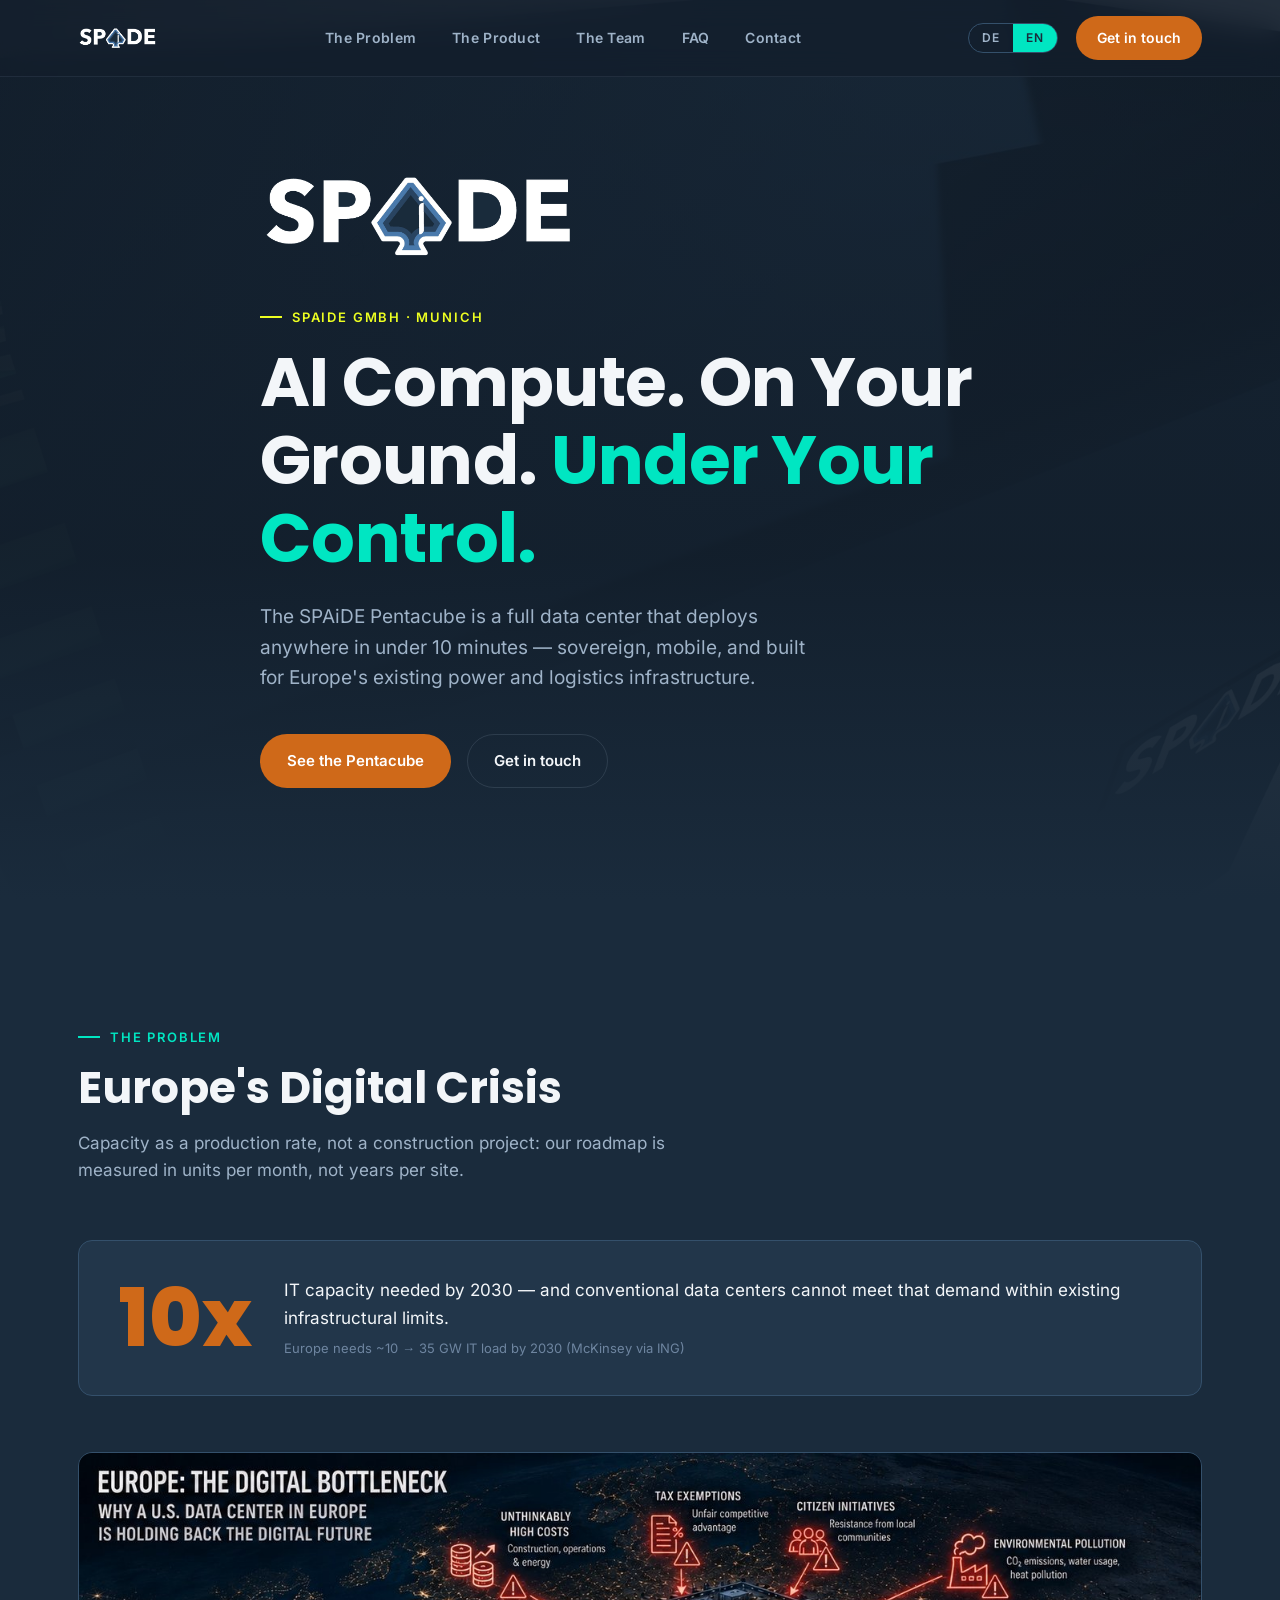
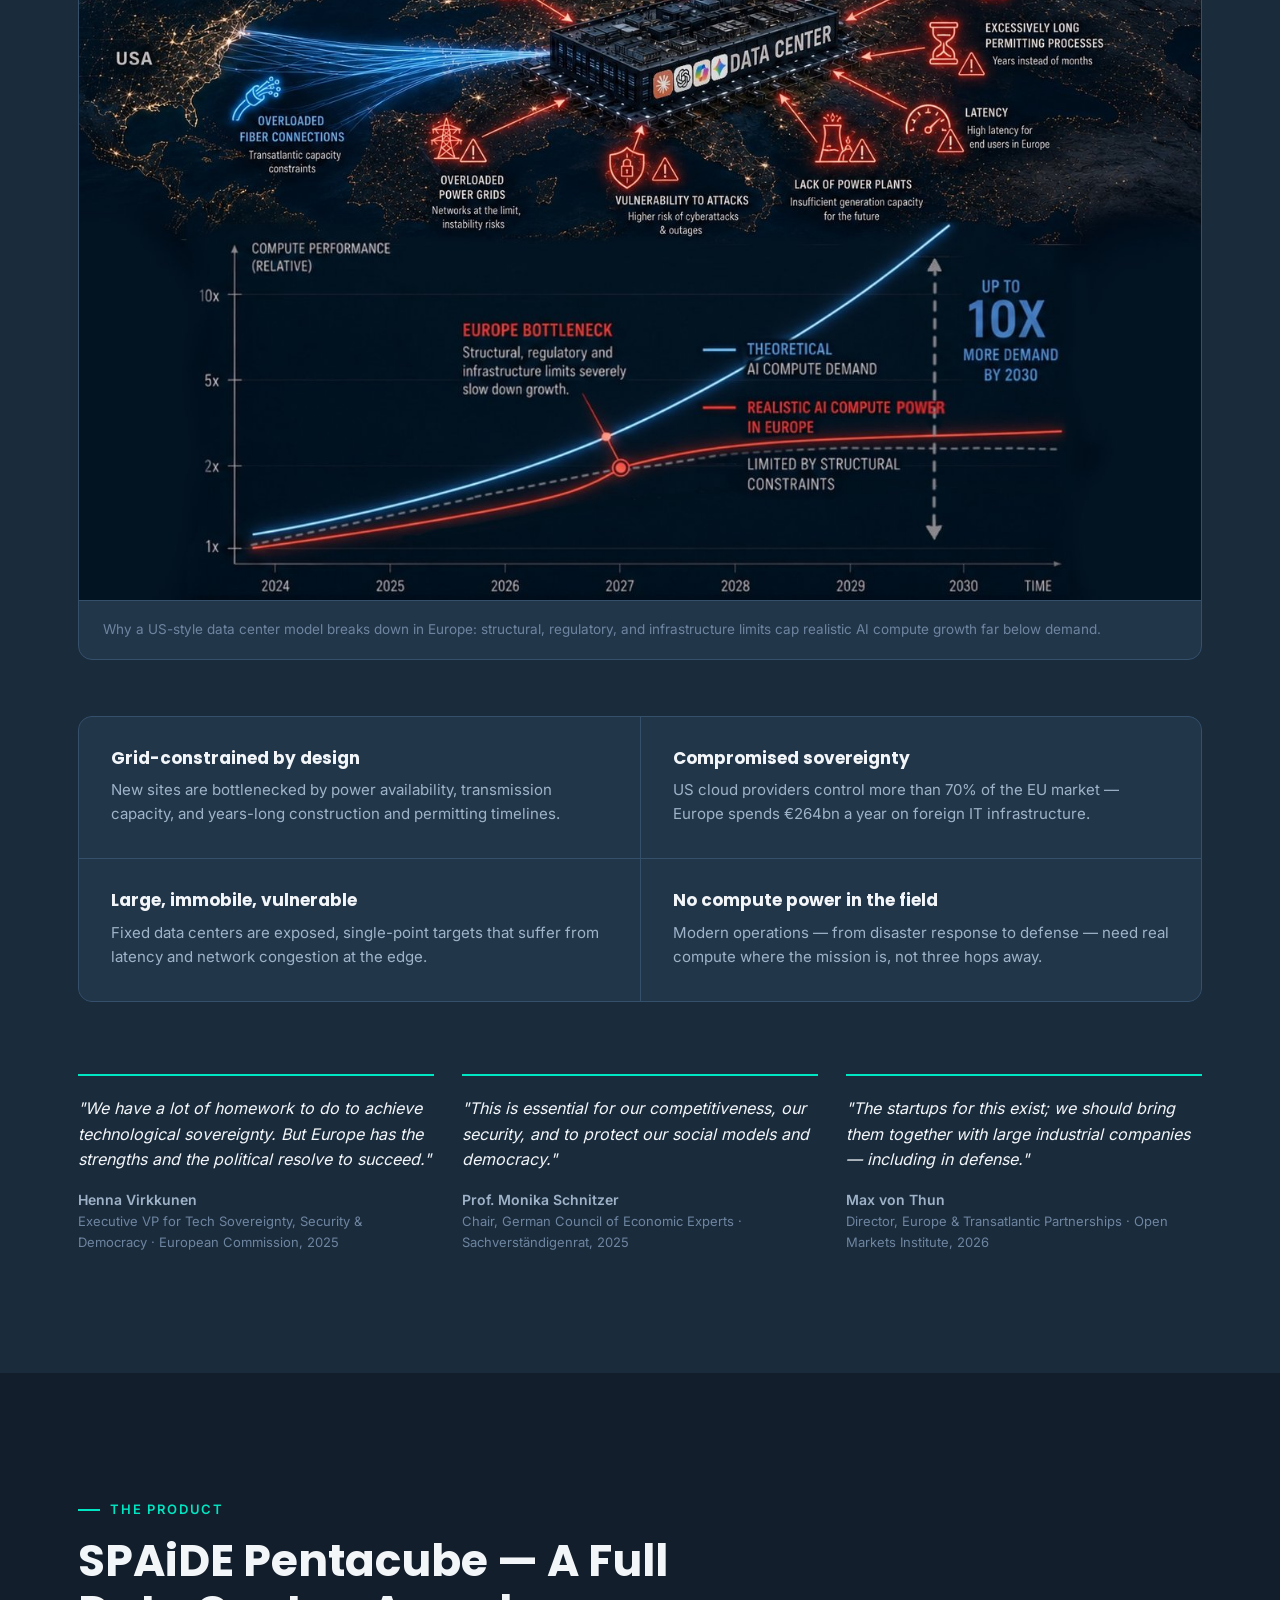
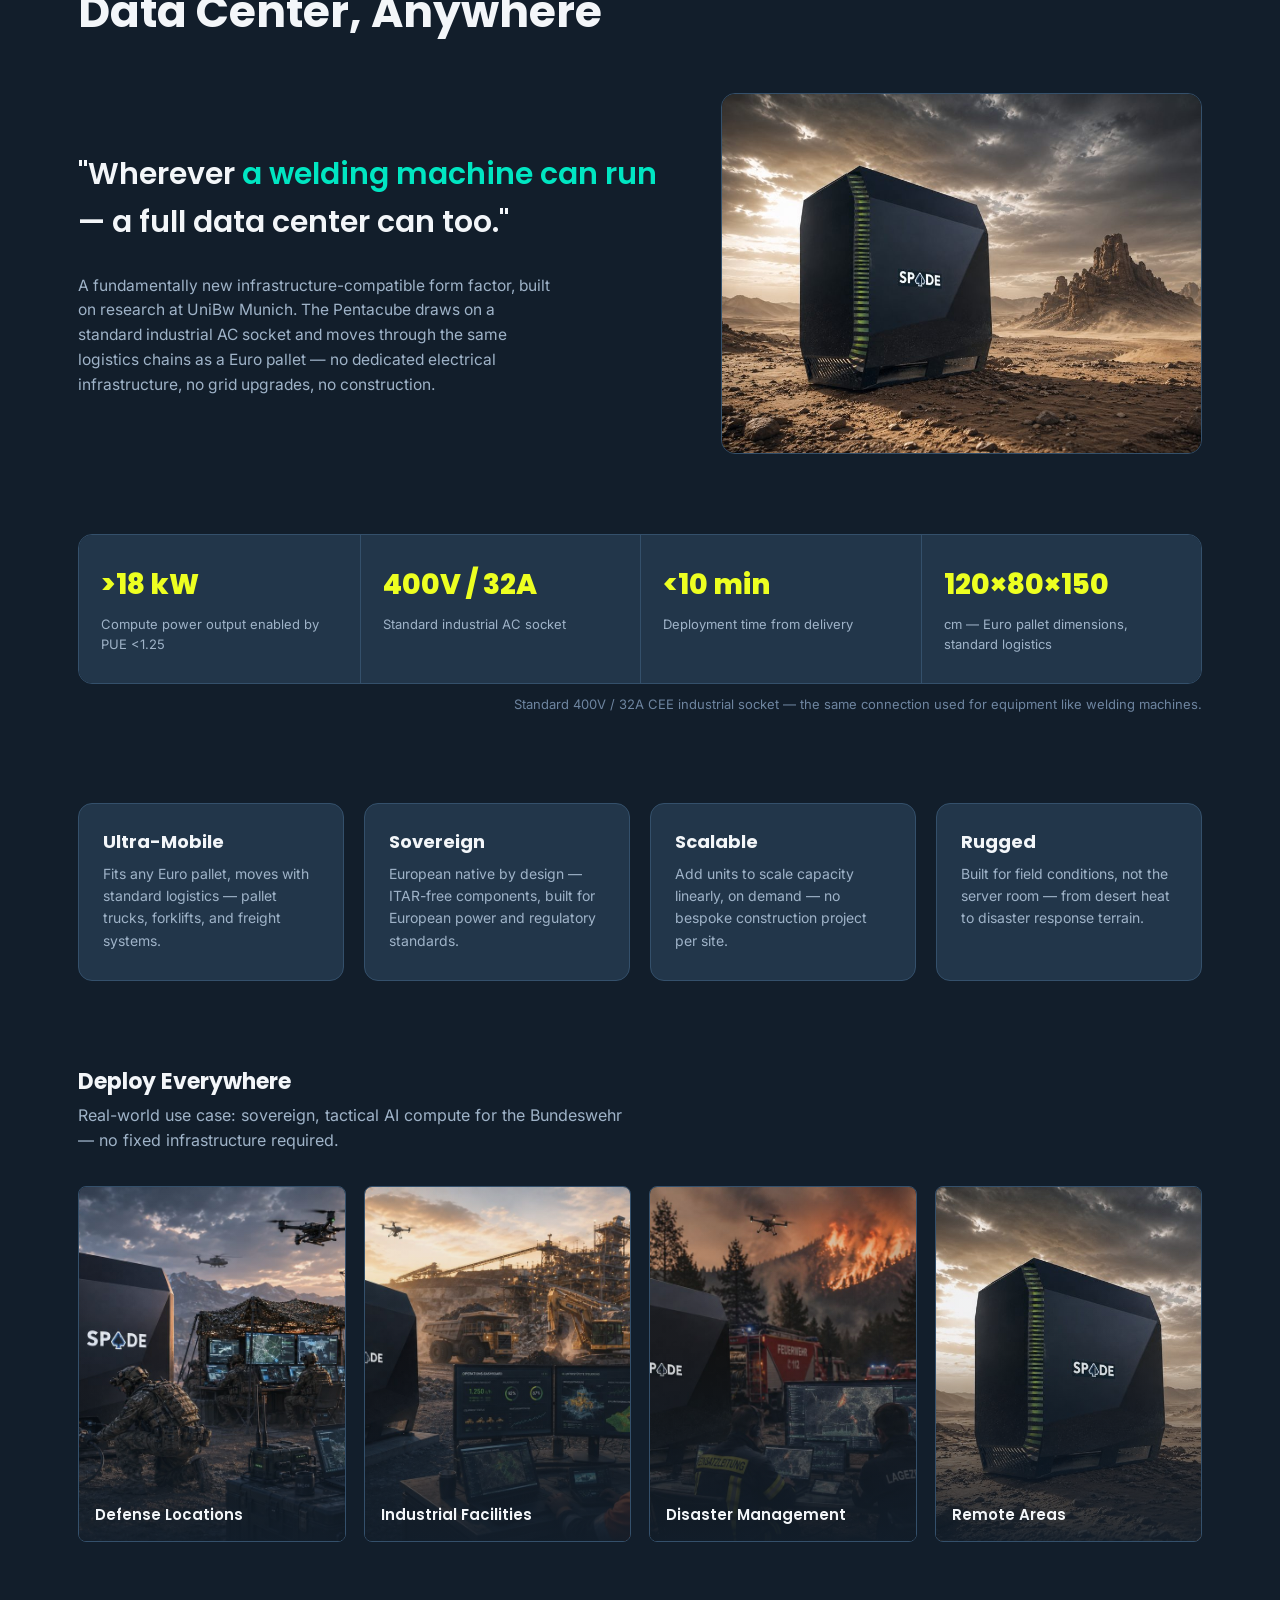
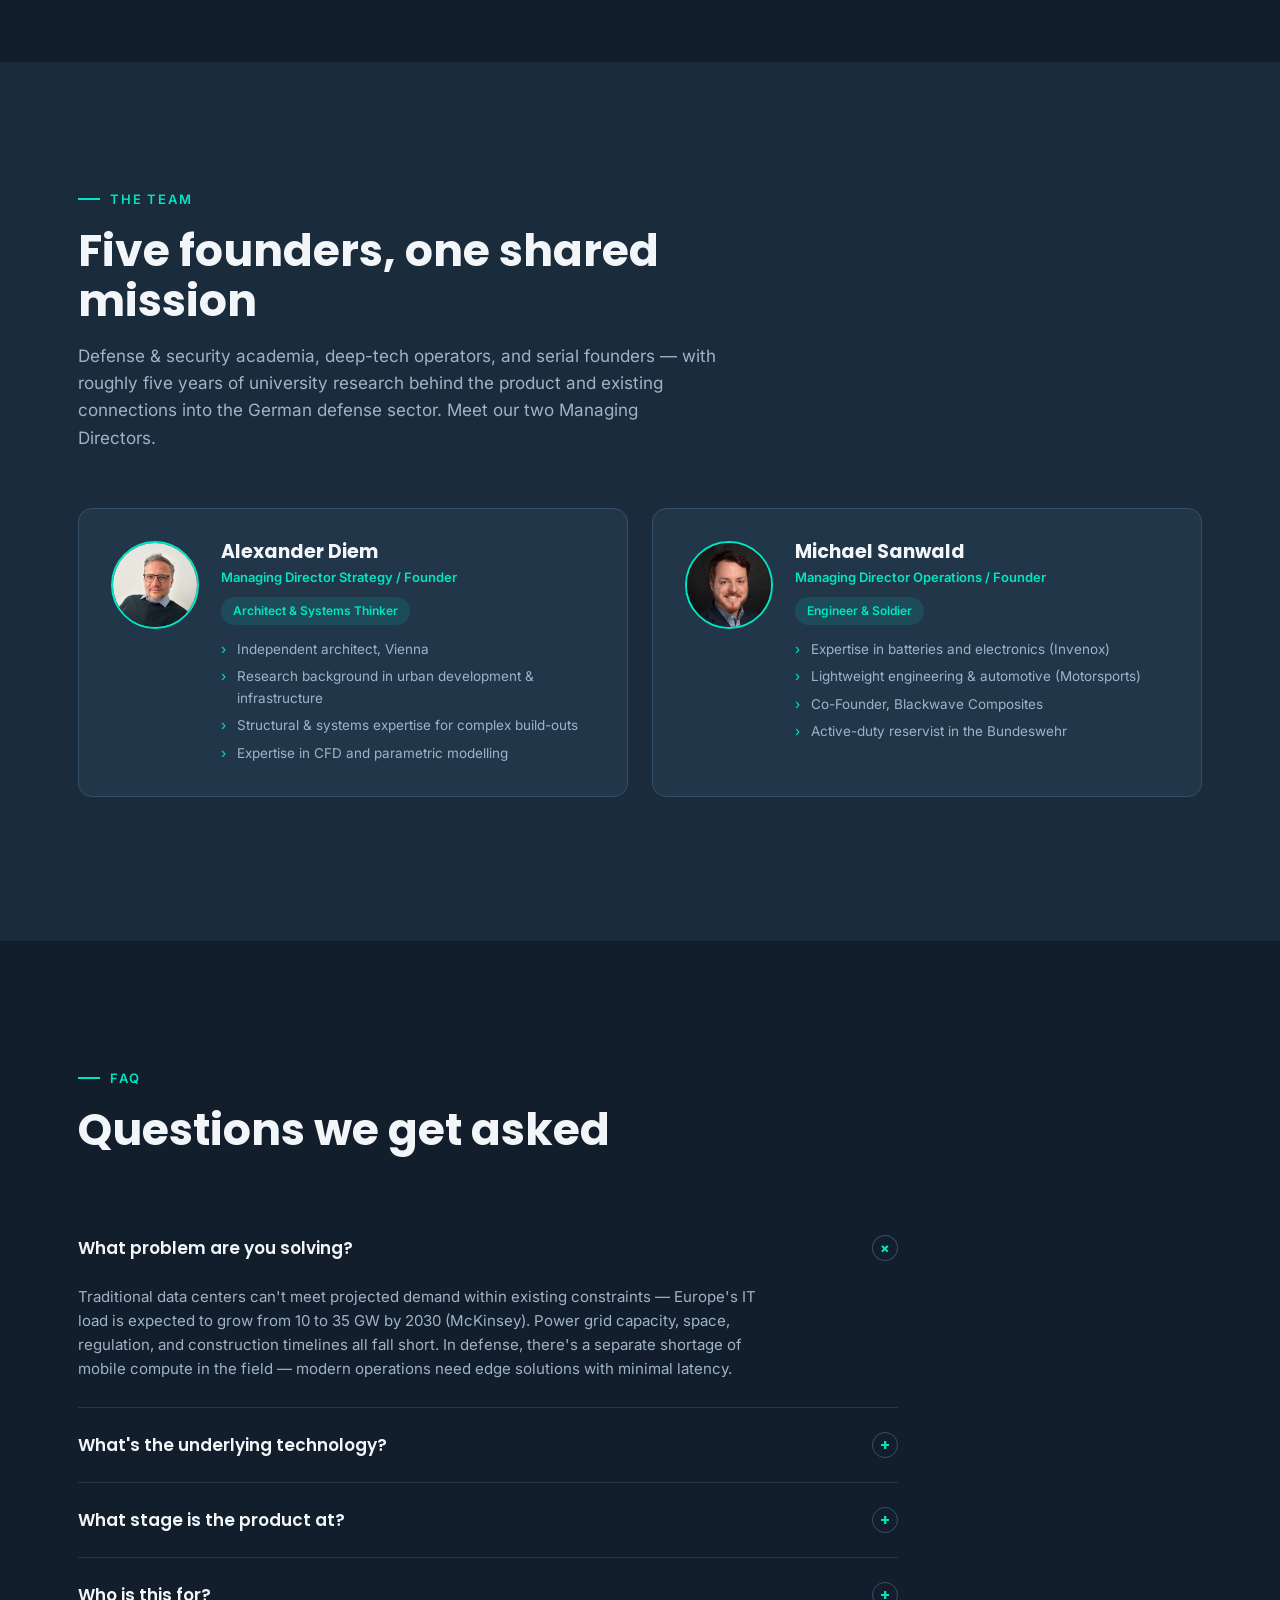
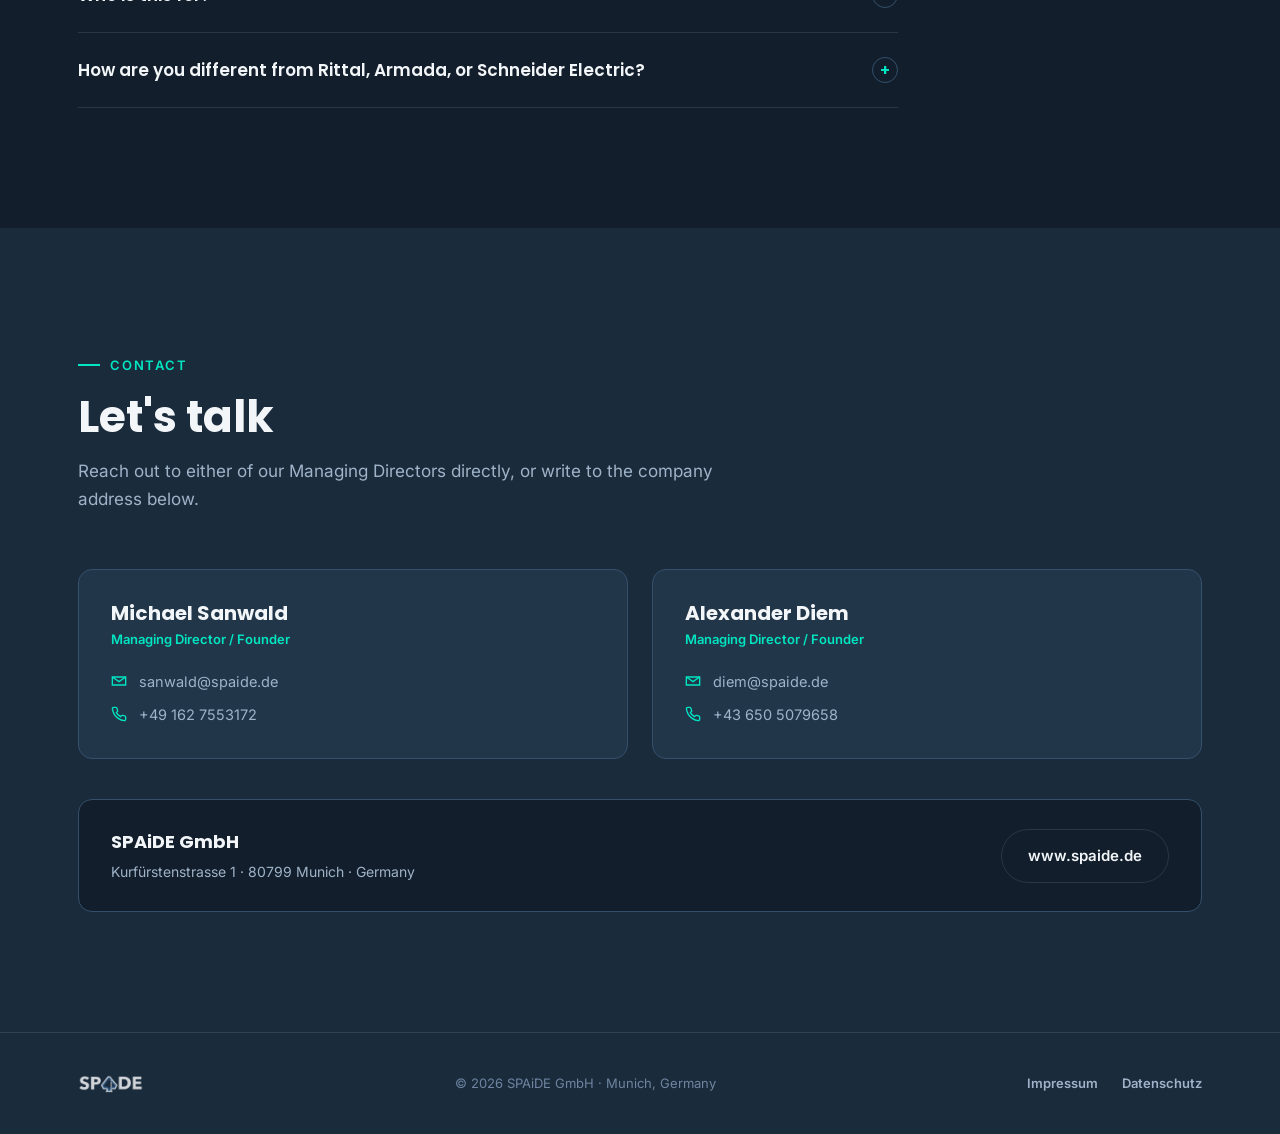
<file: index.html>
<!DOCTYPE html>
<html lang="en">
<head>
<meta charset="UTF-8">
<meta name="viewport" content="width=device-width, initial-scale=1.0">
<title>SPAiDE — AI Compute. On Your Ground. Under Your Control.</title>
<meta name="description" content="The SPAiDE Pentacube is a modular, mobile data center that deploys anywhere in under 10 minutes — sovereign, European, and built for standard power and logistics infrastructure.">

<link rel="icon" type="image/png" sizes="32x32" href="favicon-32.png">
<link rel="apple-touch-icon" sizes="180x180" href="favicon-180.png">

<link rel="stylesheet" href="styles.css">
</head>
<body>

<!-- ============================ NAV ============================ -->
<nav class="nav">
  <div class="container">
    <a href="#top" class="nav-logo"><img src="logo-white.png" alt="SPAiDE"></a>
    <ul class="nav-links" id="navLinks">
      <li><a href="#problem" data-i18n="nav.problem">The Problem</a></li>
      <li><a href="#product" data-i18n="nav.product">The Product</a></li>
      <li><a href="#team" data-i18n="nav.team">The Team</a></li>
      <li><a href="#faq" data-i18n="nav.faq">FAQ</a></li>
      <li><a href="#contact" data-i18n="nav.contact">Contact</a></li>
    </ul>
    <div class="nav-cta">
      <div class="lang-switch" role="group" aria-label="Sprache / Language">
        <button type="button" data-lang="de" aria-pressed="false">DE</button>
        <button type="button" data-lang="en" aria-pressed="true" class="active">EN</button>
      </div>
      <a href="#contact" class="btn btn-primary" data-i18n="cta.touch">Get in touch</a>
    </div>
    <button class="nav-toggle" id="navToggle" aria-label="Toggle menu" data-i18n-attr="aria-label:nav.menu">
      <svg viewBox="0 0 24 24" fill="none" stroke="currentColor" stroke-width="2"><path d="M3 6h18M3 12h18M3 18h18"/></svg>
    </button>
  </div>
</nav>

<!-- ============================ HERO ============================ -->
<header class="hero" id="top">
  <div class="container hero-content">
    <img src="logo-white.png" alt="SPAiDE" class="hero-logo">
    <div class="eyebrow" data-i18n="hero.eyebrow">SPAiDE GmbH · Munich</div>
    <h1 data-i18n="hero.h1">AI Compute. On Your Ground. <em>Under Your Control.</em></h1>
    <p class="hero-sub" data-i18n="hero.sub">The SPAiDE Pentacube is a full data center that deploys anywhere in under 10&nbsp;minutes — sovereign, mobile, and built for Europe's existing power and logistics infrastructure.</p>
    <div class="hero-actions">
      <a href="#product" class="btn btn-primary" data-i18n="cta.see">See the Pentacube</a>
      <a href="#contact" class="btn btn-ghost" data-i18n="cta.touch2">Get in touch</a>
    </div>
  </div>
</header>

<!-- ============================ THE PROBLEM ============================ -->
<section class="section" id="problem">
  <div class="container">
    <div class="section-head">
      <div class="eyebrow" data-i18n="nav.problem">The Problem</div>
      <h2 data-i18n="problem.h2">Europe's Digital Crisis</h2>
      <p data-i18n="problem.sub">Capacity as a production rate, not a construction project: our roadmap is measured in units per month, not years per site.</p>
    </div>

    <div class="stat-callout">
      <div class="num">10x</div>
      <div class="txt"><span data-i18n="problem.stat">IT capacity needed by 2030 — and conventional data centers cannot meet that demand within existing infrastructural limits.</span>
        <small data-i18n="problem.stat.src">Europe needs ~10 → 35 GW IT load by 2030 (McKinsey via ING)</small>
      </div>
    </div>

    <figure class="problem-figure">
      <img src="problem-bottleneck.jpg" alt="Infographic: Europe's digital bottleneck — a US data center in Europe surrounded by structural constraints such as overloaded power grids, permitting delays, and latency, limiting realistic AI compute growth to a fraction of theoretical demand by 2030." data-i18n-attr="alt:problem.fig.alt">
      <figcaption data-i18n="problem.fig.cap">Why a US-style data center model breaks down in Europe: structural, regulatory, and infrastructure limits cap realistic AI compute growth far below demand.</figcaption>
    </figure>

    <div class="problem-grid">
      <div class="cell">
        <h4 data-i18n="problem.c1.h">Grid-constrained by design</h4>
        <p data-i18n="problem.c1.p">New sites are bottlenecked by power availability, transmission capacity, and years-long construction and permitting timelines.</p>
      </div>
      <div class="cell">
        <h4 data-i18n="problem.c2.h">Compromised sovereignty</h4>
        <p data-i18n="problem.c2.p">US cloud providers control more than 70% of the EU market — Europe spends €264bn a year on foreign IT infrastructure.</p>
      </div>
      <div class="cell">
        <h4 data-i18n="problem.c3.h">Large, immobile, vulnerable</h4>
        <p data-i18n="problem.c3.p">Fixed data centers are exposed, single-point targets that suffer from latency and network congestion at the edge.</p>
      </div>
      <div class="cell">
        <h4 data-i18n="problem.c4.h">No compute power in the field</h4>
        <p data-i18n="problem.c4.p">Modern operations — from disaster response to defense — need real compute where the mission is, not three hops away.</p>
      </div>
    </div>

    <div class="quotes">
      <div class="quote">
        <p lang="en">"We have a lot of homework to do to achieve technological sovereignty. But Europe has the strengths and the political resolve to succeed."</p>
        <cite><b>Henna Virkkunen</b><span data-i18n="q1.role">Executive VP for Tech Sovereignty, Security &amp; Democracy</span> · European Commission, 2025</cite>
      </div>
      <div class="quote">
        <p lang="en">"This is essential for our competitiveness, our security, and to protect our social models and democracy."</p>
        <cite><b>Prof. Monika Schnitzer</b><span data-i18n="q2.role">Chair, German Council of Economic Experts</span> · Sachverständigenrat, 2025</cite>
      </div>
      <div class="quote">
        <p lang="en">"The startups for this exist; we should bring them together with large industrial companies — including in defense."</p>
        <cite><b>Max von Thun</b><span data-i18n="q3.role">Director, Europe &amp; Transatlantic Partnerships</span> · Open Markets Institute, 2026</cite>
      </div>
    </div>
  </div>
</section>

<!-- ============================ THE PRODUCT ============================ -->
<section class="section section--alt" id="product">
  <div class="container">
    <div class="section-head">
      <div class="eyebrow" data-i18n="nav.product">The Product</div>
      <h2 data-i18n="product.h2">SPAiDE Pentacube — A Full Data Center, Anywhere</h2>
    </div>

    <div class="product-hero">
      <div>
        <p class="tagline" data-i18n="product.tag">"Wherever <em>a welding machine can run</em> — a full data center can too."</p>
        <p style="color:var(--slate); font-size:15.5px; max-width:480px;" data-i18n="product.p">A fundamentally new infrastructure-compatible form factor, built on research at UniBw Munich. The Pentacube draws on a standard industrial AC socket and moves through the same logistics chains as a Euro pallet — no dedicated electrical infrastructure, no grid upgrades, no construction.</p>
      </div>
      <div class="product-photo">
        <img src="product-mountain.jpg" alt="SPAiDE Pentacube deployed in a remote mountain landscape" data-i18n-attr="alt:product.photo.alt">
      </div>
    </div>

    <div class="spec-strip">
      <div class="spec"><div class="val">&gt;18 kW</div><div class="lbl" data-i18n="spec1">Compute power output enabled by PUE &lt;1.25</div></div>
      <div class="spec"><div class="val">400V / 32A</div><div class="lbl" data-i18n="spec2">Standard industrial AC socket</div></div>
      <div class="spec"><div class="val">&lt;10 min</div><div class="lbl" data-i18n="spec3">Deployment time from delivery</div></div>
      <div class="spec"><div class="val">120×80×150</div><div class="lbl" data-i18n="spec4">cm — Euro pallet dimensions, standard logistics</div></div>
    </div>
    <p class="spec-note" data-i18n="spec.note">Standard 400V / 32A CEE industrial socket — the same connection used for equipment like welding machines.</p>

    <div class="why-grid">
      <div class="why-card">
        <h4 data-i18n="why1.h">Ultra-Mobile</h4>
        <p data-i18n="why1.p">Fits any Euro pallet, moves with standard logistics — pallet trucks, forklifts, and freight systems.</p>
      </div>
      <div class="why-card">
        <h4 data-i18n="why2.h">Sovereign</h4>
        <p data-i18n="why2.p">European native by design — ITAR-free components, built for European power and regulatory standards.</p>
      </div>
      <div class="why-card">
        <h4 data-i18n="why3.h">Scalable</h4>
        <p data-i18n="why3.p">Add units to scale capacity linearly, on demand — no bespoke construction project per site.</p>
      </div>
      <div class="why-card">
        <h4 data-i18n="why4.h">Rugged</h4>
        <p data-i18n="why4.p">Built for field conditions, not the server room — from desert heat to disaster response terrain.</p>
      </div>
    </div>

    <div class="deploy-gallery">
      <h3 data-i18n="deploy.h">Deploy Everywhere</h3>
      <p data-i18n="deploy.p">Real-world use case: sovereign, tactical AI compute for the Bundeswehr — no fixed infrastructure required.</p>
      <div class="gallery-grid">
        <div class="gallery-item">
          <img src="usecase-defense.jpg" alt="Pentacube deployed at a defense field operations site" data-i18n-attr="alt:g1.alt">
          <span data-i18n="g1.l">Defense Locations</span>
        </div>
        <div class="gallery-item">
          <img src="usecase-industrial.jpg" alt="Pentacube deployed at an industrial facility" data-i18n-attr="alt:g2.alt">
          <span data-i18n="g2.l">Industrial Facilities</span>
        </div>
        <div class="gallery-item">
          <img src="usecase-disaster.jpg" alt="Pentacube deployed during disaster response" data-i18n-attr="alt:g3.alt">
          <span data-i18n="g3.l">Disaster Management</span>
        </div>
        <div class="gallery-item">
          <img src="product-desert.jpg" alt="Pentacube deployed in a remote desert area" data-i18n-attr="alt:g4.alt">
          <span data-i18n="g4.l">Remote Areas</span>
        </div>
      </div>
    </div>
  </div>
</section>

<!-- ============================ THE TEAM ============================ -->
<section class="section" id="team">
  <div class="container">
    <div class="section-head">
      <div class="eyebrow" data-i18n="nav.team">The Team</div>
      <h2 data-i18n="team.h2">Five founders, one shared mission</h2>
      <p data-i18n="team.sub">Defense &amp; security academia, deep-tech operators, and serial founders — with roughly five years of university research behind the product and existing connections into the German defense sector. Meet our two Managing Directors.</p>
    </div>

    <div class="team-leads">
      <div class="team-card">
        <img src="team-diem.jpg" alt="Alexander Diem">
        <div>
          <h4>Alexander Diem</h4>
          <div class="role" data-i18n="team.diem.role">Managing Director Strategy / Founder</div>
          <span class="tag" data-i18n="team.diem.tag">Architect &amp; Systems Thinker</span>
          <ul>
            <li data-i18n="team.diem.b1">Independent architect, Vienna</li>
            <li data-i18n="team.diem.b2">Research background in urban development &amp; infrastructure</li>
            <li data-i18n="team.diem.b3">Structural &amp; systems expertise for complex build-outs</li>
            <li data-i18n="team.diem.b4">Expertise in CFD and parametric modelling</li>
          </ul>
        </div>
      </div>
      <div class="team-card">
        <img src="team-sanwald.jpg" alt="Michael Sanwald">
        <div>
          <h4>Michael Sanwald</h4>
          <div class="role" data-i18n="team.san.role">Managing Director Operations / Founder</div>
          <span class="tag" data-i18n="team.san.tag">Engineer &amp; Soldier</span>
          <ul>
            <li data-i18n="team.san.b1">Expertise in batteries and electronics (Invenox)</li>
            <li data-i18n="team.san.b2">Lightweight engineering &amp; automotive (Motorsports)</li>
            <li data-i18n="team.san.b3">Co-Founder, Blackwave Composites</li>
            <li data-i18n="team.san.b4">Active-duty reservist in the Bundeswehr</li>
          </ul>
        </div>
      </div>
    </div>
  </div>
</section>

<!-- ============================ FAQ ============================ -->
<section class="section section--alt" id="faq">
  <div class="container">
    <div class="section-head">
      <div class="eyebrow" data-i18n="nav.faq">FAQ</div>
      <h2 data-i18n="faq.h2">Questions we get asked</h2>
    </div>

    <div class="faq-list" id="faqList">

      <div class="faq-item open">
        <button class="faq-q"><span data-i18n="f1.q">What problem are you solving?</span><span class="icon">+</span></button>
        <div class="faq-a"><p data-i18n="f1.a">Traditional data centers can't meet projected demand within existing constraints — Europe's IT load is expected to grow from 10 to 35 GW by 2030 (McKinsey). Power grid capacity, space, regulation, and construction timelines all fall short. In defense, there's a separate shortage of mobile compute in the field — modern operations need edge solutions with minimal latency.</p></div>
      </div>

      <div class="faq-item">
        <button class="faq-q"><span data-i18n="f2.q">What's the underlying technology?</span><span class="icon">+</span></button>
        <div class="faq-a"><p data-i18n="f2.a">The Pentacube runs on a standard 400V/32A CEE industrial socket — the same connection used for welding machines — delivering over 18 kW of usable compute without dedicated electrical infrastructure or grid upgrades. Its Euro pallet dimensions (120×80×150 cm) make it fully compatible with standard logistics, enabling deployment in under 10 minutes.</p></div>
      </div>

      <div class="faq-item">
        <button class="faq-q"><span data-i18n="f3.q">What stage is the product at?</span><span class="icon">+</span></button>
        <div class="faq-a"><p data-i18n="f3.a">We will have completed a demonstrator by mid-November 2026. It follows roughly five years of underlying university research — this is the first time that research is being turned into a working product.</p></div>
      </div>

      <div class="faq-item">
        <button class="faq-q"><span data-i18n="f4.q">Who is this for?</span><span class="icon">+</span></button>
        <div class="faq-a"><p data-i18n="f4.a">Five market segments benefit most from mobile compute: Military &amp; Government (NATO, Bundeswehr, Police, Civil Protection); Energy &amp; Industry (wind farms, oil platforms, mining, construction); Events &amp; Broadcast; Humanitarian Aid (UNHCR, Red Cross, NGOs, disaster relief); and Field Research.</p></div>
      </div>

      <div class="faq-item">
        <button class="faq-q"><span data-i18n="f6.q">How are you different from Rittal, Armada, or Schneider Electric?</span><span class="icon">+</span></button>
        <div class="faq-a"><p data-i18n="f6.a">Rittal builds stationary, bulky rack enclosures — not mobile, rugged, or compact. Armada is capable and plug-and-play but not European, and lacks ultra-mobility and quick availability. Schneider treats data center infrastructure as a sub-division. SPAiDE is a genuinely European company, fully compatible with the European power grid, in a smaller sub-container format built for last-mile deployment.</p></div>
      </div>

    </div>
  </div>
</section>

<!-- ============================ CONTACT ============================ -->
<section class="section" id="contact">
  <div class="container">
    <div class="section-head">
      <div class="eyebrow" data-i18n="nav.contact">Contact</div>
      <h2 data-i18n="contact.h2">Let's talk</h2>
      <p data-i18n="contact.sub">Reach out to either of our Managing Directors directly, or write to the company address below.</p>
    </div>

    <div class="contact-grid">
      <div class="contact-card">
        <h4>Michael Sanwald</h4>
        <div class="role" data-i18n="contact.role1">Managing Director / Founder</div>
        <div class="contact-line">
          <svg viewBox="0 0 24 24" fill="none" stroke="currentColor" stroke-width="2"><path d="M22 6l-10 7L2 6"/><path d="M2 6h20v12H2z"/></svg>
          <a href="mailto:sanwald@spaide.de">sanwald@spaide.de</a>
        </div>
        <div class="contact-line">
          <svg viewBox="0 0 24 24" fill="none" stroke="currentColor" stroke-width="2"><path d="M22 16.92v3a2 2 0 0 1-2.18 2 19.79 19.79 0 0 1-8.63-3.07 19.5 19.5 0 0 1-6-6 19.79 19.79 0 0 1-3.07-8.67A2 2 0 0 1 4.11 2h3a2 2 0 0 1 2 1.72c.127.96.361 1.903.7 2.81a2 2 0 0 1-.45 2.11L8.09 9.91a16 16 0 0 0 6 6l1.27-1.27a2 2 0 0 1 2.11-.45c.907.339 1.85.573 2.81.7A2 2 0 0 1 22 16.92z"/></svg>
          <a href="tel:+491627553172">+49 162 7553172</a>
        </div>
      </div>
      <div class="contact-card">
        <h4>Alexander Diem</h4>
        <div class="role" data-i18n="contact.role2">Managing Director / Founder</div>
        <div class="contact-line">
          <svg viewBox="0 0 24 24" fill="none" stroke="currentColor" stroke-width="2"><path d="M22 6l-10 7L2 6"/><path d="M2 6h20v12H2z"/></svg>
          <a href="mailto:diem@spaide.de">diem@spaide.de</a>
        </div>
        <div class="contact-line">
          <svg viewBox="0 0 24 24" fill="none" stroke="currentColor" stroke-width="2"><path d="M22 16.92v3a2 2 0 0 1-2.18 2 19.79 19.79 0 0 1-8.63-3.07 19.5 19.5 0 0 1-6-6 19.79 19.79 0 0 1-3.07-8.67A2 2 0 0 1 4.11 2h3a2 2 0 0 1 2 1.72c.127.96.361 1.903.7 2.81a2 2 0 0 1-.45 2.11L8.09 9.91a16 16 0 0 0 6 6l1.27-1.27a2 2 0 0 1 2.11-.45c.907.339 1.85.573 2.81.7A2 2 0 0 1 22 16.92z"/></svg>
          <a href="tel:+436505079658">+43 650 5079658</a>
        </div>
      </div>
    </div>

    <div class="contact-company">
      <div>
        <div class="name">SPAiDE GmbH</div>
        <div class="addr" data-i18n="contact.addr">Kurfürstenstrasse 1 · 80799 Munich · Germany</div>
      </div>
      <a href="https://www.spaide.de" class="btn btn-ghost" target="_blank" rel="noopener">www.spaide.de</a>
    </div>
  </div>
</section>

<!-- ============================ FOOTER ============================ -->
<footer>
  <div class="container">
    <img src="logo-white.png" alt="SPAiDE">
    <p data-i18n="footer.c">© 2026 SPAiDE GmbH · Munich, Germany</p>
    <nav class="footer-links" aria-label="Impressum und Datenschutz">
      <a href="impressum.html">Impressum</a>
      <a href="datenschutz.html">Datenschutz</a>
    </nav>
  </div>
</footer>

<script src="main.js"></script>
<script src="i18n.js"></script>
</body>
</html>
</file>
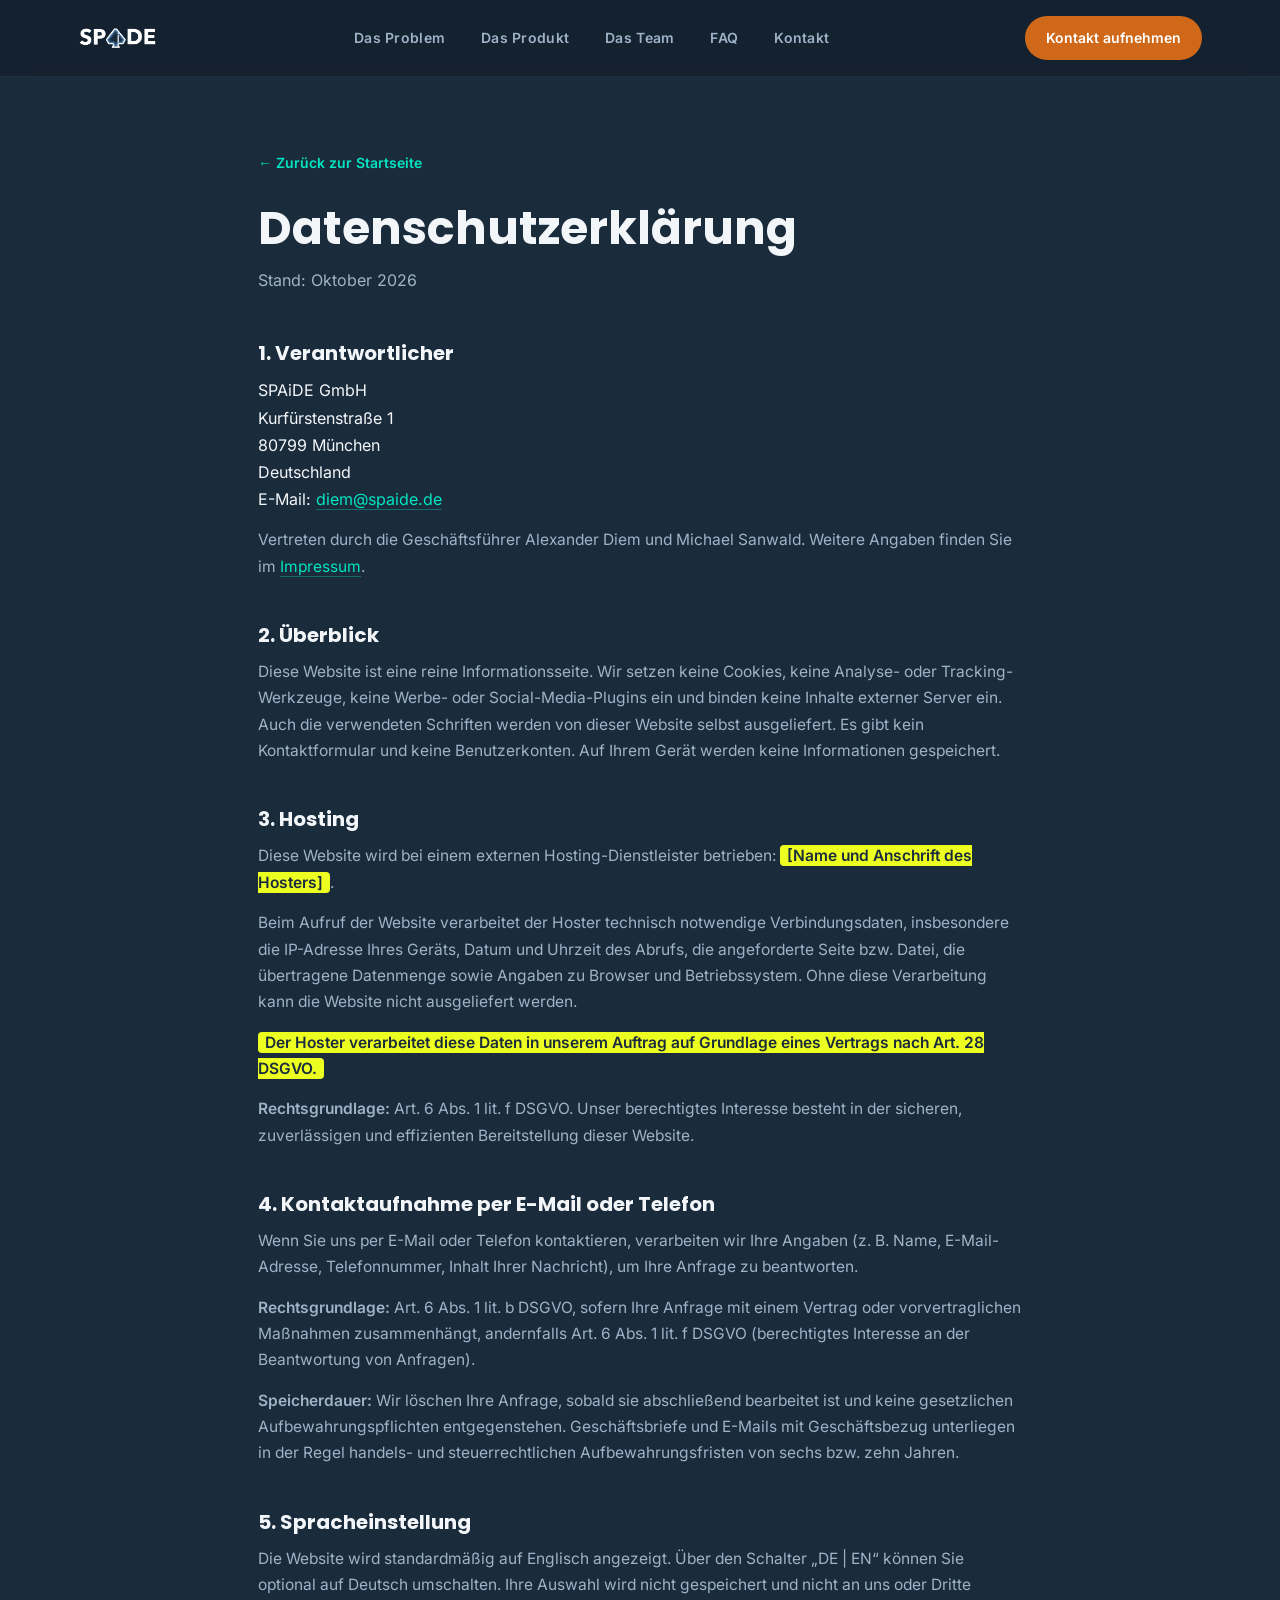
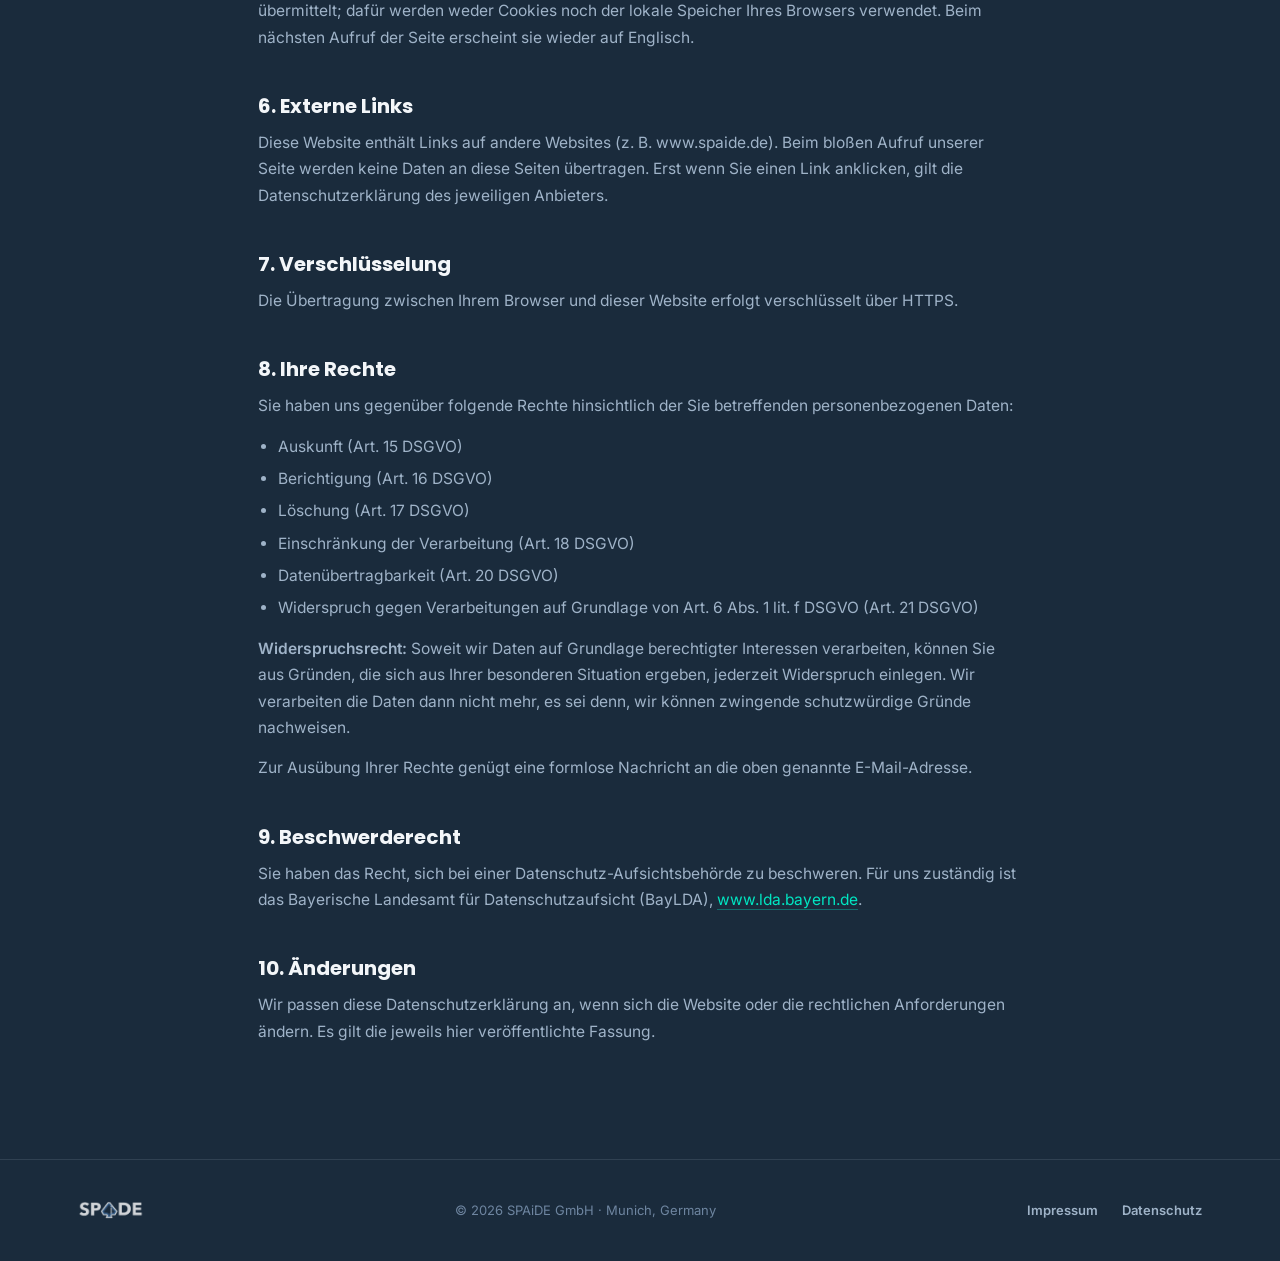
<file: datenschutz.html>
<!DOCTYPE html>
<html lang="de">
<head>
<meta charset="UTF-8">
<meta name="viewport" content="width=device-width, initial-scale=1.0">
<title>Datenschutzerklärung — SPAiDE</title>
<meta name="robots" content="noindex, follow">
<link rel="icon" type="image/png" sizes="32x32" href="favicon-32.png">
<link rel="apple-touch-icon" sizes="180x180" href="favicon-180.png">
<link rel="stylesheet" href="styles.css">
</head>
<body>

<nav class="nav">
  <div class="container">
    <a href="index.html#top" class="nav-logo"><img src="logo-white.png" alt="SPAiDE"></a>
    <ul class="nav-links" id="navLinks">
      <li><a href="index.html#problem">Das Problem</a></li>
      <li><a href="index.html#product">Das Produkt</a></li>
      <li><a href="index.html#team">Das Team</a></li>
      <li><a href="index.html#faq">FAQ</a></li>
      <li><a href="index.html#contact">Kontakt</a></li>
    </ul>
    <div class="nav-cta">
      <a href="index.html#contact" class="btn btn-primary">Kontakt aufnehmen</a>
    </div>
    <button class="nav-toggle" id="navToggle" aria-label="Menü öffnen oder schließen">
      <svg viewBox="0 0 24 24" fill="none" stroke="currentColor" stroke-width="2"><path d="M3 6h18M3 12h18M3 18h18"/></svg>
    </button>
  </div>
</nav>

<main class="legal">
  <div class="container">
    <a href="index.html" class="back">← Zurück zur Startseite</a>

    <h1>Datenschutzerklärung</h1>
    <p class="lead">Stand: Oktober 2026</p>

    <h2>1. Verantwortlicher</h2>
    <address>
      SPAiDE GmbH<br>
      Kurfürstenstraße 1<br>
      80799 München<br>
      Deutschland<br>
      E-Mail: <a href="mailto:diem@spaide.de">diem@spaide.de</a>
    </address>
    <p>Vertreten durch die Geschäftsführer Alexander Diem und Michael Sanwald. Weitere Angaben finden Sie im <a href="impressum.html">Impressum</a>.</p>

    <h2>2. Überblick</h2>
    <p>Diese Website ist eine reine Informationsseite. Wir setzen keine Cookies, keine Analyse- oder Tracking-Werkzeuge, keine Werbe- oder Social-Media-Plugins ein und binden keine Inhalte externer Server ein. Auch die verwendeten Schriften werden von dieser Website selbst ausgeliefert. Es gibt kein Kontaktformular und keine Benutzerkonten. Auf Ihrem Gerät werden keine Informationen gespeichert.</p>

    <h2>3. Hosting</h2>
    <!-- Hoster eintragen, sobald der Host feststeht. Sitzt der Hoster außerhalb der EU/des EWR, zusätzlich einen Absatz zur Drittlandübermittlung (Garantien nach Art. 44 ff. DSGVO) ergänzen. -->
    <p>Diese Website wird bei einem externen Hosting-Dienstleister betrieben: <span class="todo">[Name und Anschrift des Hosters]</span>.</p>
    <p>Beim Aufruf der Website verarbeitet der Hoster technisch notwendige Verbindungsdaten, insbesondere die IP-Adresse Ihres Geräts, Datum und Uhrzeit des Abrufs, die angeforderte Seite bzw. Datei, die übertragene Datenmenge sowie Angaben zu Browser und Betriebssystem. Ohne diese Verarbeitung kann die Website nicht ausgeliefert werden.</p>
    <p><span class="todo">Der Hoster verarbeitet diese Daten in unserem Auftrag auf Grundlage eines Vertrags nach Art. 28 DSGVO.</span></p>
    <p><strong>Rechtsgrundlage:</strong> Art. 6 Abs. 1 lit. f DSGVO. Unser berechtigtes Interesse besteht in der sicheren, zuverlässigen und effizienten Bereitstellung dieser Website.</p>

    <h2>4. Kontaktaufnahme per E-Mail oder Telefon</h2>
    <p>Wenn Sie uns per E-Mail oder Telefon kontaktieren, verarbeiten wir Ihre Angaben (z. B. Name, E-Mail-Adresse, Telefonnummer, Inhalt Ihrer Nachricht), um Ihre Anfrage zu beantworten.</p>
    <p><strong>Rechtsgrundlage:</strong> Art. 6 Abs. 1 lit. b DSGVO, sofern Ihre Anfrage mit einem Vertrag oder vorvertraglichen Maßnahmen zusammenhängt, andernfalls Art. 6 Abs. 1 lit. f DSGVO (berechtigtes Interesse an der Beantwortung von Anfragen).</p>
    <p><strong>Speicherdauer:</strong> Wir löschen Ihre Anfrage, sobald sie abschließend bearbeitet ist und keine gesetzlichen Aufbewahrungspflichten entgegenstehen. Geschäftsbriefe und E-Mails mit Geschäftsbezug unterliegen in der Regel handels- und steuerrechtlichen Aufbewahrungsfristen von sechs bzw. zehn Jahren.</p>

    <h2>5. Spracheinstellung</h2>
    <p>Die Website wird standardmäßig auf Englisch angezeigt. Über den Schalter „DE | EN“ können Sie optional auf Deutsch umschalten. Ihre Auswahl wird nicht gespeichert und nicht an uns oder Dritte übermittelt; dafür werden weder Cookies noch der lokale Speicher Ihres Browsers verwendet. Beim nächsten Aufruf der Seite erscheint sie wieder auf Englisch.</p>

    <h2>6. Externe Links</h2>
    <p>Diese Website enthält Links auf andere Websites (z. B. www.spaide.de). Beim bloßen Aufruf unserer Seite werden keine Daten an diese Seiten übertragen. Erst wenn Sie einen Link anklicken, gilt die Datenschutzerklärung des jeweiligen Anbieters.</p>

    <h2>7. Verschlüsselung</h2>
    <p>Die Übertragung zwischen Ihrem Browser und dieser Website erfolgt verschlüsselt über HTTPS.</p>

    <h2>8. Ihre Rechte</h2>
    <p>Sie haben uns gegenüber folgende Rechte hinsichtlich der Sie betreffenden personenbezogenen Daten:</p>
    <ul>
      <li>Auskunft (Art. 15 DSGVO)</li>
      <li>Berichtigung (Art. 16 DSGVO)</li>
      <li>Löschung (Art. 17 DSGVO)</li>
      <li>Einschränkung der Verarbeitung (Art. 18 DSGVO)</li>
      <li>Datenübertragbarkeit (Art. 20 DSGVO)</li>
      <li>Widerspruch gegen Verarbeitungen auf Grundlage von Art. 6 Abs. 1 lit. f DSGVO (Art. 21 DSGVO)</li>
    </ul>
    <p><strong>Widerspruchsrecht:</strong> Soweit wir Daten auf Grundlage berechtigter Interessen verarbeiten, können Sie aus Gründen, die sich aus Ihrer besonderen Situation ergeben, jederzeit Widerspruch einlegen. Wir verarbeiten die Daten dann nicht mehr, es sei denn, wir können zwingende schutzwürdige Gründe nachweisen.</p>
    <p>Zur Ausübung Ihrer Rechte genügt eine formlose Nachricht an die oben genannte E-Mail-Adresse.</p>

    <h2>9. Beschwerderecht</h2>
    <p>Sie haben das Recht, sich bei einer Datenschutz-Aufsichtsbehörde zu beschweren. Für uns zuständig ist das Bayerische Landesamt für Datenschutzaufsicht (BayLDA), <a href="https://www.lda.bayern.de" target="_blank" rel="noopener">www.lda.bayern.de</a>.</p>

    <h2>10. Änderungen</h2>
    <p>Wir passen diese Datenschutzerklärung an, wenn sich die Website oder die rechtlichen Anforderungen ändern. Es gilt die jeweils hier veröffentlichte Fassung.</p>

  </div>
</main>

<footer>
  <div class="container">
    <img src="logo-white.png" alt="SPAiDE">
    <p>© 2026 SPAiDE GmbH · Munich, Germany</p>
    <nav class="footer-links" aria-label="Rechtliches">
      <a href="impressum.html">Impressum</a>
      <a href="datenschutz.html">Datenschutz</a>
    </nav>
  </div>
</footer>

<script src="main.js"></script>
</body>
</html>
</file>
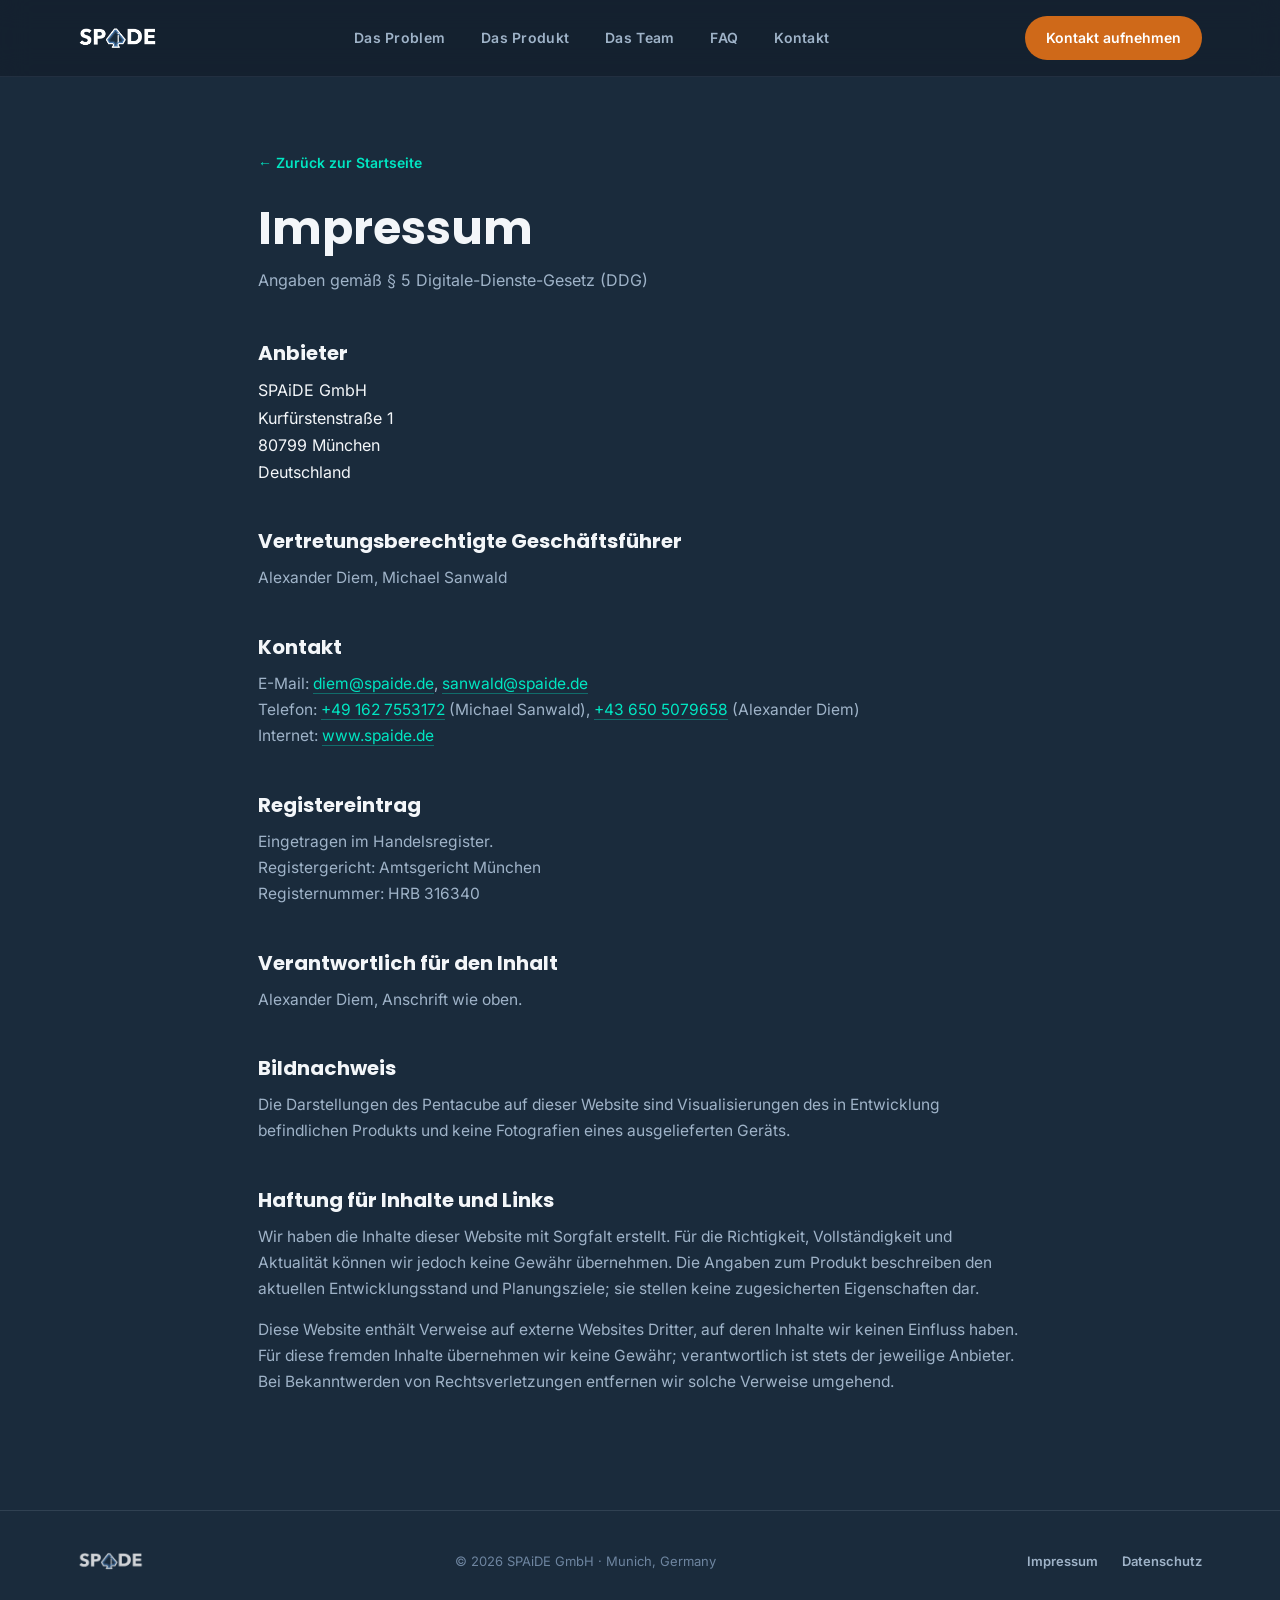
<file: impressum.html>
<!DOCTYPE html>
<html lang="de">
<head>
<meta charset="UTF-8">
<meta name="viewport" content="width=device-width, initial-scale=1.0">
<title>Impressum — SPAiDE</title>
<meta name="robots" content="noindex, follow">
<link rel="icon" type="image/png" sizes="32x32" href="favicon-32.png">
<link rel="apple-touch-icon" sizes="180x180" href="favicon-180.png">
<link rel="stylesheet" href="styles.css">
</head>
<body>

<nav class="nav">
  <div class="container">
    <a href="index.html#top" class="nav-logo"><img src="logo-white.png" alt="SPAiDE"></a>
    <ul class="nav-links" id="navLinks">
      <li><a href="index.html#problem">Das Problem</a></li>
      <li><a href="index.html#product">Das Produkt</a></li>
      <li><a href="index.html#team">Das Team</a></li>
      <li><a href="index.html#faq">FAQ</a></li>
      <li><a href="index.html#contact">Kontakt</a></li>
    </ul>
    <div class="nav-cta">
      <a href="index.html#contact" class="btn btn-primary">Kontakt aufnehmen</a>
    </div>
    <button class="nav-toggle" id="navToggle" aria-label="Menü öffnen oder schließen">
      <svg viewBox="0 0 24 24" fill="none" stroke="currentColor" stroke-width="2"><path d="M3 6h18M3 12h18M3 18h18"/></svg>
    </button>
  </div>
</nav>

<main class="legal">
  <div class="container">
    <a href="index.html" class="back">← Zurück zur Startseite</a>

    <h1>Impressum</h1>
    <p class="lead">Angaben gemäß § 5 Digitale-Dienste-Gesetz (DDG)</p>

    <h2>Anbieter</h2>
    <address>
      SPAiDE GmbH<br>
      Kurfürstenstraße 1<br>
      80799 München<br>
      Deutschland
    </address>

    <h2>Vertretungsberechtigte Geschäftsführer</h2>
    <p>Alexander Diem, Michael Sanwald</p>

    <h2>Kontakt</h2>
    <p>
      E-Mail: <a href="mailto:diem@spaide.de">diem@spaide.de</a>, <a href="mailto:sanwald@spaide.de">sanwald@spaide.de</a><br>
      Telefon: <a href="tel:+491627553172">+49 162 7553172</a> (Michael Sanwald), <a href="tel:+436505079658">+43 650 5079658</a> (Alexander Diem)<br>
      Internet: <a href="https://www.spaide.de">www.spaide.de</a>
    </p>

    <h2>Registereintrag</h2>
    <p>
      Eingetragen im Handelsregister.<br>
      Registergericht: Amtsgericht München<br>
      Registernummer: HRB 316340
    </p>

    <h2>Verantwortlich für den Inhalt</h2>
    <p>Alexander Diem, Anschrift wie oben.</p>

    <h2>Bildnachweis</h2>
    <p>Die Darstellungen des Pentacube auf dieser Website sind Visualisierungen des in Entwicklung befindlichen Produkts und keine Fotografien eines ausgelieferten Geräts.</p>

    <h2>Haftung für Inhalte und Links</h2>
    <p>Wir haben die Inhalte dieser Website mit Sorgfalt erstellt. Für die Richtigkeit, Vollständigkeit und Aktualität können wir jedoch keine Gewähr übernehmen. Die Angaben zum Produkt beschreiben den aktuellen Entwicklungsstand und Planungsziele; sie stellen keine zugesicherten Eigenschaften dar.</p>
    <p>Diese Website enthält Verweise auf externe Websites Dritter, auf deren Inhalte wir keinen Einfluss haben. Für diese fremden Inhalte übernehmen wir keine Gewähr; verantwortlich ist stets der jeweilige Anbieter. Bei Bekanntwerden von Rechtsverletzungen entfernen wir solche Verweise umgehend.</p>

  </div>
</main>

<footer>
  <div class="container">
    <img src="logo-white.png" alt="SPAiDE">
    <p>© 2026 SPAiDE GmbH · Munich, Germany</p>
    <nav class="footer-links" aria-label="Rechtliches">
      <a href="impressum.html">Impressum</a>
      <a href="datenschutz.html">Datenschutz</a>
    </nav>
  </div>
</footer>

<script src="main.js"></script>
</body>
</html>
</file>
<file: styles.css>
/* Lokal gehostete Schriften (Poppins, Inter) – kein Abruf bei Google */
@font-face{font-family:'Poppins';font-style:normal;font-display:swap;font-weight:600;src:url('poppins-latin-ext-600-normal.woff2') format('woff2');unicode-range:U+0100-02BA,U+02BD-02C5,U+02C7-02CC,U+02CE-02D7,U+02DD-02FF,U+0304,U+0308,U+0329,U+1D00-1DBF,U+1E00-1E9F,U+1EF2-1EFF,U+2020,U+20A0-20AB,U+20AD-20C0,U+2113,U+2C60-2C7F,U+A720-A7FF;}
@font-face{font-family:'Poppins';font-style:normal;font-display:swap;font-weight:600;src:url('poppins-latin-600-normal.woff2') format('woff2');unicode-range:U+0000-00FF,U+0131,U+0152-0153,U+02BB-02BC,U+02C6,U+02DA,U+02DC,U+0304,U+0308,U+0329,U+2000-206F,U+20AC,U+2122,U+2191,U+2193,U+2212,U+2215,U+FEFF,U+FFFD;}
@font-face{font-family:'Poppins';font-style:normal;font-display:swap;font-weight:700;src:url('poppins-latin-ext-700-normal.woff2') format('woff2');unicode-range:U+0100-02BA,U+02BD-02C5,U+02C7-02CC,U+02CE-02D7,U+02DD-02FF,U+0304,U+0308,U+0329,U+1D00-1DBF,U+1E00-1E9F,U+1EF2-1EFF,U+2020,U+20A0-20AB,U+20AD-20C0,U+2113,U+2C60-2C7F,U+A720-A7FF;}
@font-face{font-family:'Poppins';font-style:normal;font-display:swap;font-weight:700;src:url('poppins-latin-700-normal.woff2') format('woff2');unicode-range:U+0000-00FF,U+0131,U+0152-0153,U+02BB-02BC,U+02C6,U+02DA,U+02DC,U+0304,U+0308,U+0329,U+2000-206F,U+20AC,U+2122,U+2191,U+2193,U+2212,U+2215,U+FEFF,U+FFFD;}
@font-face{font-family:'Poppins';font-style:normal;font-display:swap;font-weight:800;src:url('poppins-latin-ext-800-normal.woff2') format('woff2');unicode-range:U+0100-02BA,U+02BD-02C5,U+02C7-02CC,U+02CE-02D7,U+02DD-02FF,U+0304,U+0308,U+0329,U+1D00-1DBF,U+1E00-1E9F,U+1EF2-1EFF,U+2020,U+20A0-20AB,U+20AD-20C0,U+2113,U+2C60-2C7F,U+A720-A7FF;}
@font-face{font-family:'Poppins';font-style:normal;font-display:swap;font-weight:800;src:url('poppins-latin-800-normal.woff2') format('woff2');unicode-range:U+0000-00FF,U+0131,U+0152-0153,U+02BB-02BC,U+02C6,U+02DA,U+02DC,U+0304,U+0308,U+0329,U+2000-206F,U+20AC,U+2122,U+2191,U+2193,U+2212,U+2215,U+FEFF,U+FFFD;}
@font-face{font-family:'Inter';font-style:normal;font-display:swap;font-weight:400;src:url('inter-latin-ext-400-normal.woff2') format('woff2');unicode-range:U+0100-02BA,U+02BD-02C5,U+02C7-02CC,U+02CE-02D7,U+02DD-02FF,U+0304,U+0308,U+0329,U+1D00-1DBF,U+1E00-1E9F,U+1EF2-1EFF,U+2020,U+20A0-20AB,U+20AD-20C0,U+2113,U+2C60-2C7F,U+A720-A7FF;}
@font-face{font-family:'Inter';font-style:normal;font-display:swap;font-weight:400;src:url('inter-latin-400-normal.woff2') format('woff2');unicode-range:U+0000-00FF,U+0131,U+0152-0153,U+02BB-02BC,U+02C6,U+02DA,U+02DC,U+0304,U+0308,U+0329,U+2000-206F,U+20AC,U+2122,U+2191,U+2193,U+2212,U+2215,U+FEFF,U+FFFD;}
@font-face{font-family:'Inter';font-style:normal;font-display:swap;font-weight:500;src:url('inter-latin-ext-500-normal.woff2') format('woff2');unicode-range:U+0100-02BA,U+02BD-02C5,U+02C7-02CC,U+02CE-02D7,U+02DD-02FF,U+0304,U+0308,U+0329,U+1D00-1DBF,U+1E00-1E9F,U+1EF2-1EFF,U+2020,U+20A0-20AB,U+20AD-20C0,U+2113,U+2C60-2C7F,U+A720-A7FF;}
@font-face{font-family:'Inter';font-style:normal;font-display:swap;font-weight:500;src:url('inter-latin-500-normal.woff2') format('woff2');unicode-range:U+0000-00FF,U+0131,U+0152-0153,U+02BB-02BC,U+02C6,U+02DA,U+02DC,U+0304,U+0308,U+0329,U+2000-206F,U+20AC,U+2122,U+2191,U+2193,U+2212,U+2215,U+FEFF,U+FFFD;}
@font-face{font-family:'Inter';font-style:normal;font-display:swap;font-weight:600;src:url('inter-latin-ext-600-normal.woff2') format('woff2');unicode-range:U+0100-02BA,U+02BD-02C5,U+02C7-02CC,U+02CE-02D7,U+02DD-02FF,U+0304,U+0308,U+0329,U+1D00-1DBF,U+1E00-1E9F,U+1EF2-1EFF,U+2020,U+20A0-20AB,U+20AD-20C0,U+2113,U+2C60-2C7F,U+A720-A7FF;}
@font-face{font-family:'Inter';font-style:normal;font-display:swap;font-weight:600;src:url('inter-latin-600-normal.woff2') format('woff2');unicode-range:U+0000-00FF,U+0131,U+0152-0153,U+02BB-02BC,U+02C6,U+02DA,U+02DC,U+0304,U+0308,U+0329,U+2000-206F,U+20AC,U+2122,U+2191,U+2193,U+2212,U+2215,U+FEFF,U+FFFD;}

/* ==========================================================================
   SPAiDE — Design tokens
   ========================================================================== */
:root{
  --navy:        #1A2B3C;   /* RAL 5011 Steel Blue — primary background */
  --navy-deep:   #121E2B;   /* darker panel */
  --panel:       #22364A;   /* card surface */
  --panel-line:  #34506B;   /* card border */
  --salmon:      #CF6919;   /* RAL 3022 Salmon Pink */
  --sulfur:      #EDFF21;   /* RAL 1016 Sulfur Yellow */
  --teal:        #00E6C2;   /* accent */
  --ink:         #F3F6F9;   /* primary text on navy */
  --slate:       #9FB3C8;   /* secondary text on navy */
  --slate-dim:   #6E85A0;   /* tertiary / captions */
  --line:        rgba(159,179,200,0.16);

  --font-display: "Poppins", "Helvetica Neue", Arial, sans-serif;
  --font-body: "Inter", "Helvetica Neue", Arial, sans-serif;

  --container: 1180px;
  --radius: 14px;
  --radius-sm: 8px;
}

*,*::before,*::after{ box-sizing:border-box; }
html{ scroll-behavior:smooth; scroll-padding-top: 84px; }
body{
  margin:0;
  background:var(--navy);
  color:var(--ink);
  font-family:var(--font-body);
  font-size:16px;
  line-height:1.6;
  -webkit-font-smoothing:antialiased;
}
img{ max-width:100%; display:block; }
a{ color:inherit; text-decoration:none; }
ul{ margin:0; padding:0; list-style:none; }
h1,h2,h3,h4{ font-family:var(--font-display); margin:0; line-height:1.15; font-weight:700; }
p{ margin:0; }

.container{ max-width:var(--container); margin:0 auto; padding:0 28px; }

.eyebrow{
  display:inline-flex;
  align-items:center;
  gap:10px;
  font-family:var(--font-body);
  font-weight:700;
  font-size:13px;
  letter-spacing:.14em;
  text-transform:uppercase;
  color:var(--teal);
  margin-bottom:16px;
}
.eyebrow::before{
  content:"";
  width:22px; height:2px;
  background:var(--teal);
  display:inline-block;
}

.section{ padding:120px 0; position:relative; }
.section--tight{ padding:96px 0; }
.section-head{ max-width:640px; margin-bottom:56px; }
.section-head h2{ font-size:clamp(30px,4vw,44px); color:var(--ink); }
.section-head p{ margin-top:16px; color:var(--slate); font-size:17px; }
.section--alt{ background:var(--navy-deep); }

.section-head.center{ margin-left:auto; margin-right:auto; text-align:center; }

/* Buttons */
.btn{
  display:inline-flex;
  align-items:center;
  gap:10px;
  padding:14px 26px;
  border-radius:999px;
  font-family:var(--font-body);
  font-weight:600;
  font-size:15px;
  cursor:pointer;
  border:1px solid transparent;
  transition:transform .15s ease, background .15s ease, border-color .15s ease;
}
.btn:hover{ transform:translateY(-1px); }
.btn-primary{ background:var(--salmon); color:#fff; }
.btn-primary:hover{ background:#e0791f; }
.btn-ghost{ background:transparent; border-color:var(--line); color:var(--ink); }
.btn-ghost:hover{ border-color:var(--teal); color:var(--teal); }

/* ==========================================================================
   Nav
   ========================================================================== */
.nav{
  position:fixed; top:0; left:0; right:0; z-index:100;
  background:rgba(18,30,43,0.72);
  backdrop-filter:blur(14px);
  -webkit-backdrop-filter:blur(14px);
  border-bottom:1px solid rgba(159,179,200,0.10);
}
.nav .container{
  display:flex; align-items:center; justify-content:space-between;
  height:76px;
}
.nav-logo img{ height:22px; width:auto; }
.nav-links{ display:flex; align-items:center; gap:36px; }
.nav-links a{
  font-size:14px; font-weight:600; letter-spacing:.02em;
  color:var(--slate); position:relative; padding:6px 0;
}
.nav-links a:hover{ color:var(--ink); }
.nav-cta{ display:flex; align-items:center; gap:18px; }
.nav-cta .btn{ padding:10px 20px; font-size:14px; }
.nav-toggle{
  display:none; background:none; border:0; color:var(--ink);
  width:40px; height:40px; cursor:pointer;
}
.nav-toggle svg{ width:24px; height:24px; }

@media (max-width: 900px){
  .nav-links{
    position:fixed; top:76px; left:0; right:0;
    flex-direction:column; align-items:flex-start; gap:0;
    background:var(--navy-deep);
    border-bottom:1px solid var(--line);
    max-height:0; overflow:hidden;
    transition:max-height .25s ease;
  }
  .nav-links.open{ max-height:420px; }
  .nav-links a{ width:100%; padding:16px 28px; border-bottom:1px solid var(--line); }
  .nav-cta .btn{ display:none; }
  .nav-cta{ margin-left:auto; margin-right:10px; }
  .nav-toggle{ display:flex; align-items:center; justify-content:center; }
}

/* ==========================================================================
   Hero
   ========================================================================== */
.hero{
  position:relative;
  min-height:100vh;
  display:flex;
  align-items:center;
  padding-top:76px;
  overflow:hidden;
  background:
    linear-gradient(180deg, rgba(18,30,43,0.55) 0%, rgba(18,30,43,0.88) 62%, var(--navy) 100%),
    linear-gradient(115deg, rgba(18,30,43,0.92) 0%, rgba(26,43,60,0.55) 55%, rgba(26,43,60,0.25) 100%),
    url("hero-detail.jpg") center 30%/cover no-repeat;
}
.hero-content{ max-width:760px; padding:80px 0 96px; }
.hero-logo{ height:88px; width:auto; margin-bottom:40px; }
.hero-content .eyebrow{ color:var(--sulfur); }
.hero-content .eyebrow::before{ background:var(--sulfur); }
.hero h1{
  font-size:clamp(38px,6vw,68px);
  letter-spacing:-0.01em;
  color:var(--ink);
}
.hero h1 em{ font-style:normal; color:var(--teal); }
.hero-sub{
  margin-top:24px;
  font-size:19px;
  color:var(--slate);
  max-width:560px;
}
.hero-actions{ margin-top:40px; display:flex; gap:16px; flex-wrap:wrap; }
.hero-strip{
  margin-top:64px;
  display:flex; gap:40px; flex-wrap:wrap;
  padding-top:28px;
  border-top:1px solid var(--line);
}
.hero-strip div{ font-size:13px; color:var(--slate-dim); letter-spacing:.02em; }
.hero-strip strong{ display:block; font-family:var(--font-display); font-size:20px; color:var(--ink); font-weight:700; }

/* ==========================================================================
   Problem section
   ========================================================================== */
.stat-callout{
  display:flex; align-items:center; gap:32px;
  background:var(--panel);
  border:1px solid var(--panel-line);
  border-radius:var(--radius);
  padding:36px 40px;
  margin-bottom:56px;
  flex-wrap:wrap;
}
.stat-callout .num{
  font-family:var(--font-display); font-weight:800;
  font-size:clamp(48px,7vw,80px);
  color:var(--salmon);
  line-height:1;
}
.stat-callout .txt{ flex:1; min-width:240px; color:var(--ink); font-size:17px; }
.stat-callout .txt small{ display:block; margin-top:6px; color:var(--slate-dim); font-size:13px; }

.problem-figure{
  margin:0 0 56px;
  border:1px solid var(--panel-line);
  border-radius:var(--radius);
  overflow:hidden;
  background:var(--panel);
}
.problem-figure img{ width:100%; display:block; }
.problem-figure figcaption{
  padding:18px 24px;
  font-size:13.5px;
  color:var(--slate-dim);
  border-top:1px solid var(--panel-line);
}

.problem-grid{
  display:grid; grid-template-columns:repeat(2,1fr); gap:1px;
  background:var(--panel-line);
  border:1px solid var(--panel-line);
  border-radius:var(--radius);
  overflow:hidden;
}
.problem-grid .cell{
  background:var(--panel); padding:32px;
}
.problem-grid .cell h4{ color:var(--ink); font-size:17px; margin-bottom:10px; }
.problem-grid .cell p{ color:var(--slate); font-size:15px; }

.quotes{
  margin-top:72px;
  display:grid; grid-template-columns:repeat(3,1fr); gap:28px;
}
.quote{
  border-top:2px solid var(--teal);
  padding-top:20px;
}
.quote p{ font-size:16px; color:var(--ink); font-style:italic; }
.quote cite{ display:block; margin-top:16px; font-style:normal; font-size:13px; color:var(--slate-dim); }
.quote cite b{ display:block; color:var(--slate); font-size:14px; font-weight:600; }

/* ==========================================================================
   Product section
   ========================================================================== */
.product-hero{
  display:grid; grid-template-columns:1.1fr .9fr; gap:56px; align-items:center;
  margin-bottom:80px;
}
.product-hero .tagline{
  font-family:var(--font-display); font-weight:600;
  font-size:clamp(22px,2.6vw,30px);
  color:var(--ink);
  margin-bottom:28px;
}
.product-hero .tagline em{ font-style:normal; color:var(--teal); }
.product-photo{
  border-radius:var(--radius);
  overflow:hidden;
  border:1px solid var(--panel-line);
  aspect-ratio:4/3;
}
.product-photo img{ width:100%; height:100%; object-fit:cover; object-position:20% center; }

.spec-strip{
  display:grid; grid-template-columns:repeat(4,1fr);
  border:1px solid var(--panel-line);
  border-radius:var(--radius);
  overflow:hidden;
  margin-bottom:8px;
}
.spec-strip .spec{
  padding:28px 22px; background:var(--panel);
  border-left:1px solid var(--panel-line);
}
.spec-strip .spec:first-child{ border-left:none; }
.spec .val{ font-family:var(--font-display); font-weight:800; font-size:28px; color:var(--sulfur); }
.spec .lbl{ margin-top:6px; font-size:13px; color:var(--slate); }
.spec-note{ text-align:right; margin-top:10px; font-size:13px; color:var(--slate-dim); }

.why-grid{
  margin-top:88px;
  display:grid; grid-template-columns:repeat(4,1fr); gap:20px;
}
.why-card{
  background:var(--panel); border:1px solid var(--panel-line);
  border-radius:var(--radius); padding:28px 24px;
}
.why-card h4{ font-size:18px; color:var(--ink); margin-bottom:10px; }
.why-card p{ font-size:14px; color:var(--slate); }

.deploy-gallery{
  margin-top:88px;
}
.deploy-gallery h3{ font-size:22px; color:var(--ink); margin-bottom:8px; }
.deploy-gallery > p{ color:var(--slate); margin-bottom:32px; max-width:560px; }
.gallery-grid{
  display:grid; grid-template-columns:repeat(4,1fr); gap:18px;
}
.gallery-item{
  position:relative; border-radius:var(--radius-sm); overflow:hidden;
  aspect-ratio:3/4;
  border:1px solid var(--panel-line);
}
.gallery-item img{ width:100%; height:100%; object-fit:cover; transition:transform .4s ease; }
.gallery-item:hover img{ transform:scale(1.05); }
.gallery-item::after{
  content:""; position:absolute; inset:0;
  background:linear-gradient(0deg, rgba(18,30,43,0.92) 0%, rgba(18,30,43,0.05) 55%);
}
.gallery-item span{
  position:absolute; left:16px; bottom:14px; z-index:1;
  font-family:var(--font-display); font-weight:600; font-size:15px; color:var(--ink);
}

/* ==========================================================================
   Team
   ========================================================================== */
.team-leads{
  display:grid; grid-template-columns:repeat(2,1fr); gap:24px;
  margin-bottom:24px;
}
.team-card{
  background:var(--panel); border:1px solid var(--panel-line);
  border-radius:var(--radius); padding:32px;
  display:flex; gap:22px;
}
.team-card img{
  width:88px; height:88px; border-radius:50%; object-fit:cover;
  border:2px solid var(--teal); flex-shrink:0;
}
.team-card h4{ font-size:19px; color:var(--ink); }
.team-card .role{ font-size:13px; color:var(--teal); font-weight:600; margin-top:4px; }
.team-card .tag{
  display:inline-block; margin-top:10px; padding:4px 12px;
  background:rgba(0,230,194,0.12); color:var(--teal);
  border-radius:999px; font-size:12px; font-weight:600;
}
.team-card ul{ margin-top:14px; }
.team-card li{
  font-size:13.5px; color:var(--slate); margin-top:6px; padding-left:16px; position:relative;
}
.team-card li::before{ content:"›"; position:absolute; left:0; color:var(--teal); }

.team-partners{
  display:grid; grid-template-columns:repeat(3,1fr); gap:24px;
  margin-top:24px;
}
.partner-card{
  background:var(--panel); border:1px solid var(--panel-line);
  border-radius:var(--radius); padding:26px;
}
.partner-card img{
  width:64px; height:64px; border-radius:50%; object-fit:cover; margin-bottom:16px;
}
.partner-card h4{ font-size:16px; color:var(--ink); }
.partner-card .role{ font-size:12.5px; color:var(--teal); font-weight:600; margin-top:4px; }
.partner-card p{ margin-top:12px; font-size:13.5px; color:var(--slate); }

.badge-strip{
  margin-top:56px;
  display:flex; flex-wrap:wrap; gap:14px;
  padding:22px 26px;
  background:var(--navy-deep);
  border:1px solid var(--panel-line);
  border-radius:var(--radius);
}
.badge-strip span{
  font-size:13px; color:var(--slate); font-weight:600;
  display:flex; align-items:center; gap:8px;
}
.badge-strip span::before{ content:"◆"; color:var(--salmon); font-size:10px; }

/* ==========================================================================
   FAQ
   ========================================================================== */
.faq-list{ max-width:820px; }
.faq-item{
  border-bottom:1px solid var(--line);
}
.faq-q{
  width:100%; text-align:left; background:none; border:0; cursor:pointer;
  padding:24px 0; display:flex; align-items:center; justify-content:space-between; gap:20px;
  font-family:var(--font-display); font-size:17px; font-weight:600; color:var(--ink);
}
.faq-q .icon{
  width:26px; height:26px; border-radius:50%; border:1px solid var(--panel-line);
  display:flex; align-items:center; justify-content:center; flex-shrink:0;
  color:var(--teal); font-size:16px; transition:transform .2s ease;
}
.faq-item.open .faq-q .icon{ transform:rotate(45deg); }
.faq-a{
  max-height:0; overflow:hidden; transition:max-height .3s ease;
}
.faq-a p{ padding:0 0 26px; color:var(--slate); font-size:15px; max-width:680px; }

/* ==========================================================================
   Contact
   ========================================================================== */
.contact-grid{
  display:grid; grid-template-columns:1fr 1fr; gap:24px;
  margin-bottom:40px;
}
.contact-card{
  background:var(--panel); border:1px solid var(--panel-line);
  border-radius:var(--radius); padding:32px;
}
.contact-card h4{ font-size:20px; color:var(--ink); }
.contact-card .role{ font-size:13px; color:var(--teal); font-weight:600; margin-top:4px; margin-bottom:20px; }
.contact-line{
  display:flex; align-items:center; gap:12px;
  font-size:14.5px; color:var(--slate); margin-top:10px;
}
.contact-line a:hover{ color:var(--ink); }
.contact-line svg{ width:16px; height:16px; color:var(--teal); flex-shrink:0; }

.contact-company{
  border:1px solid var(--panel-line); border-radius:var(--radius);
  padding:28px 32px; display:flex; justify-content:space-between; align-items:center;
  flex-wrap:wrap; gap:16px;
  background:var(--navy-deep);
}
.contact-company .name{ font-family:var(--font-display); font-weight:700; font-size:18px; color:var(--ink); }
.contact-company .addr{ font-size:14px; color:var(--slate); margin-top:4px; }

/* ==========================================================================
   Footer
   ========================================================================== */
footer{
  border-top:1px solid var(--line);
  padding:40px 0;
}
footer .container{
  display:flex; justify-content:space-between; align-items:center; flex-wrap:wrap; gap:16px;
}
footer img{ height:18px; opacity:.8; }
footer p{ font-size:13px; color:var(--slate-dim); }

/* ==========================================================================
   Responsive
   ========================================================================== */
@media (max-width: 860px){
  .section{ padding:80px 0; }
  .stat-callout{ flex-direction:column; align-items:flex-start; text-align:left; }
  .problem-grid{ grid-template-columns:1fr; }
  .quotes{ grid-template-columns:1fr; gap:32px; }
  .product-hero{ grid-template-columns:1fr; }
  .product-photo{ order:-1; aspect-ratio:16/10; }
  .spec-strip{ grid-template-columns:repeat(2,1fr); }
  .spec-strip .spec:nth-child(3){ border-left:none; }
  .why-grid{ grid-template-columns:repeat(2,1fr); }
  .gallery-grid{ grid-template-columns:repeat(2,1fr); }
  .team-leads{ grid-template-columns:1fr; }
  .team-card{ flex-direction:column; }
  .team-partners{ grid-template-columns:1fr; }
  .contact-grid{ grid-template-columns:1fr; }
  .hero-logo{ height:56px; margin-bottom:28px; }
}

/* ==========================================================================
   Footer links + Rechtstexte (Impressum, Datenschutz)
   ========================================================================== */
.footer-links{ display:flex; gap:24px; }
.footer-links a{ font-size:13px; color:var(--slate); font-weight:600; }
.footer-links a:hover{ color:var(--teal); }

.legal{ padding:150px 0 100px; }
.legal .container{ max-width:820px; }
.legal h1{ font-size:clamp(32px,4.5vw,46px); margin-bottom:12px; }
.legal .lead{ color:var(--slate); font-size:16px; margin-bottom:48px; }
.legal h2{ font-size:20px; margin:44px 0 12px; color:var(--ink); }
.legal h3{ font-size:16px; margin:24px 0 8px; color:var(--ink); }
.legal p, .legal li{ color:var(--slate); font-size:15.5px; line-height:1.7; }
.legal p{ margin-bottom:14px; }
.legal ul{ margin:0 0 14px; padding-left:20px; list-style:disc; }
.legal li{ margin-bottom:6px; }
.legal a{ color:var(--teal); border-bottom:1px solid rgba(0,230,194,.35); }
.legal a:hover{ border-bottom-color:var(--teal); }
.legal address{ font-style:normal; color:var(--ink); font-size:16px; line-height:1.7; margin-bottom:14px; }
.legal .back{ display:inline-block; margin-bottom:28px; font-size:14px; font-weight:600; border:0; }
.todo{ background:var(--sulfur); color:#1A2B3C; padding:1px 7px; border-radius:4px; font-weight:700; }

/* Sprachumschalter DE | EN */
.lang-switch{ display:flex; border:1px solid var(--panel-line); border-radius:999px; overflow:hidden; }
.lang-switch button{
  background:none; border:0; cursor:pointer;
  font-family:var(--font-body); font-weight:600; font-size:12px; letter-spacing:.08em;
  color:var(--slate); padding:8px 13px; line-height:1;
}
.lang-switch button:hover:not(.active){ color:var(--ink); }
.lang-switch button.active{ background:var(--teal); color:var(--navy); }
</file>
